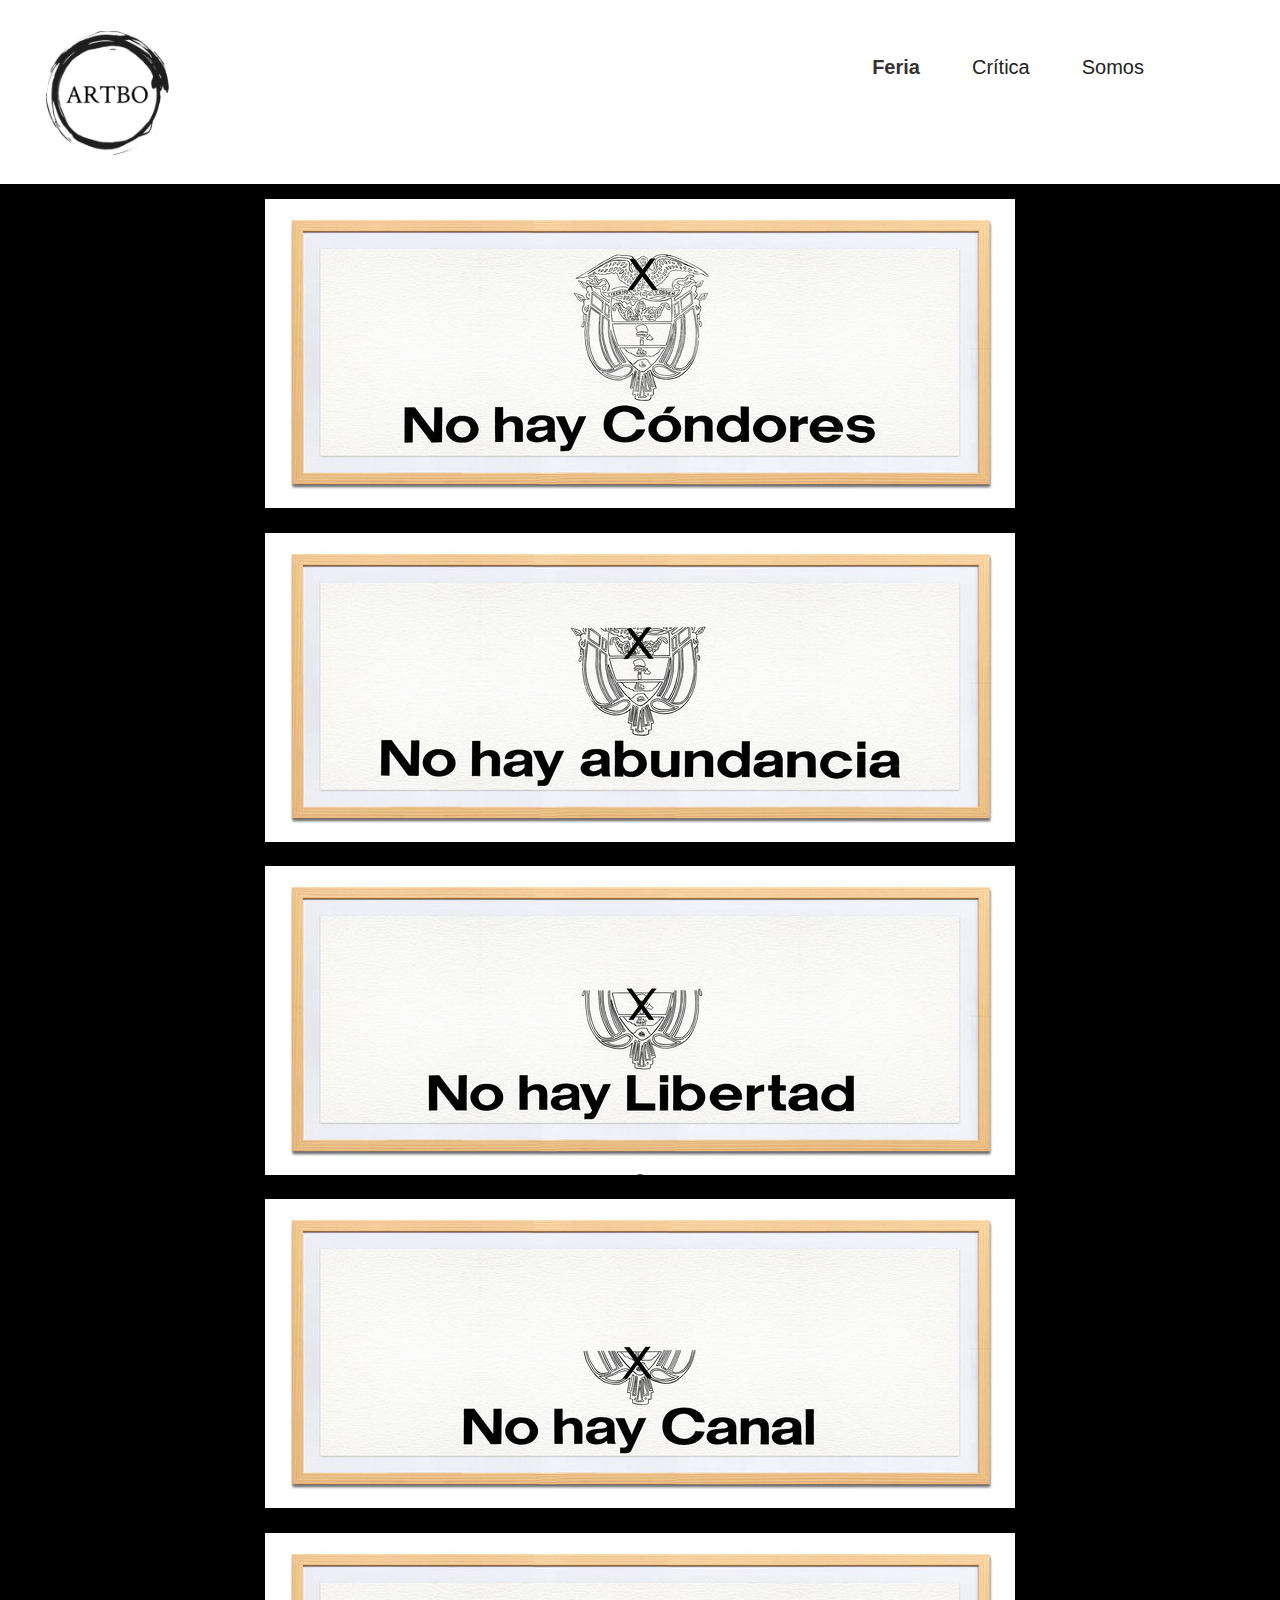
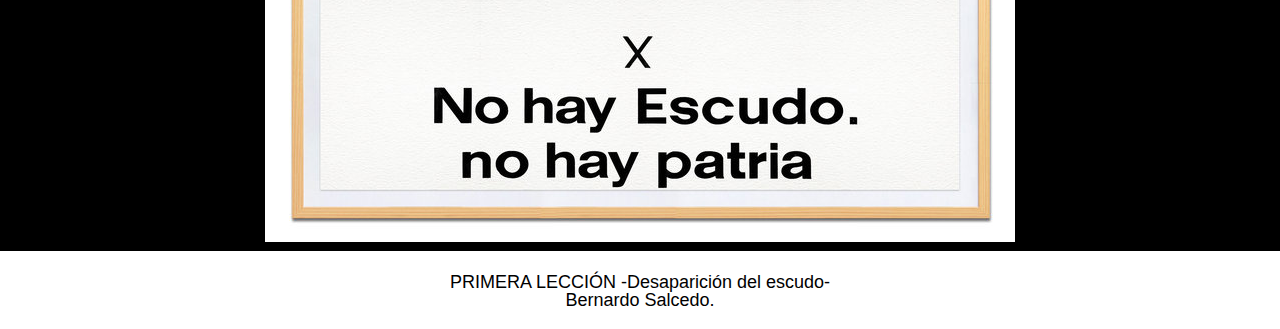
<file: index.html>
<!-- artbo fin de semana
artbo fin de semana 2022
artbo 2022
artbo bogota
artbo corferias
pasaporte corferias
eventos corferias 2022
-->

<!DOCTYPE html>
<html lang="en">

    <head>
        <meta charset="UTF-8">
        <meta http-equiv="X-UA-Compatible" content="IE=edge">
        <meta name="viewport" content="width=device-width, initial-scale=1.0">
        <link href="./css/reset.css" rel="stylesheet" />
        <link href="./css/style.css" rel="stylesheet" />
        <link rel="icon"  type="image/png" href="favicon.png" />

        <title>Artbo 2022</title>

    </head>

    <body>
        <header class="cabecera">
            <img class="logo" src="./img/logo.png" alt="Artbo">
            <nav class="menu">
                <ul class="menu__lista">
                    <li class="menu__item"><a class="menu__link active" href="#">Feria</a></li>
                    <li class="menu__item"><a class="menu__link" href="critica.html">Crítica</a></li>
                    <li class="menu__item somos"><a class="menu__link" href="#">Somos</a></li>
                </ul>
            </nav>
        </header>
        <main>
            <section class="cuerpo">
                <div class="imagenes__container">
                    <img class="imagenes__cuerpo" src="./img/BS_primeraleccion_1.jpg">
                    <img class="imagenes__cuerpo" src="./img/BS_primeraleccion_2_abundancia.jpg">
                    <img class="imagenes__cuerpo" src="./img/BS_primeraleccion_3_libertad.jpg">
                    <img class="imagenes__cuerpo" src="./img/BS_primeraleccion_4_canal.jpg">
                    <img class="imagenes__cuerpo" src="./img/BS_primeraleccion_5_escudo.jpg">
                </div>
                <h2 class="artista__colombiano">PRIMERA LECCIÓN -Desaparición del escudo- <br> Bernardo Salcedo.</h2>
            </section>
        </main>
        <footer class="pie__de__pagina">
            -
        </footer>
        <script src="./js/web.js"></script>
    </body>

</html>
</file>
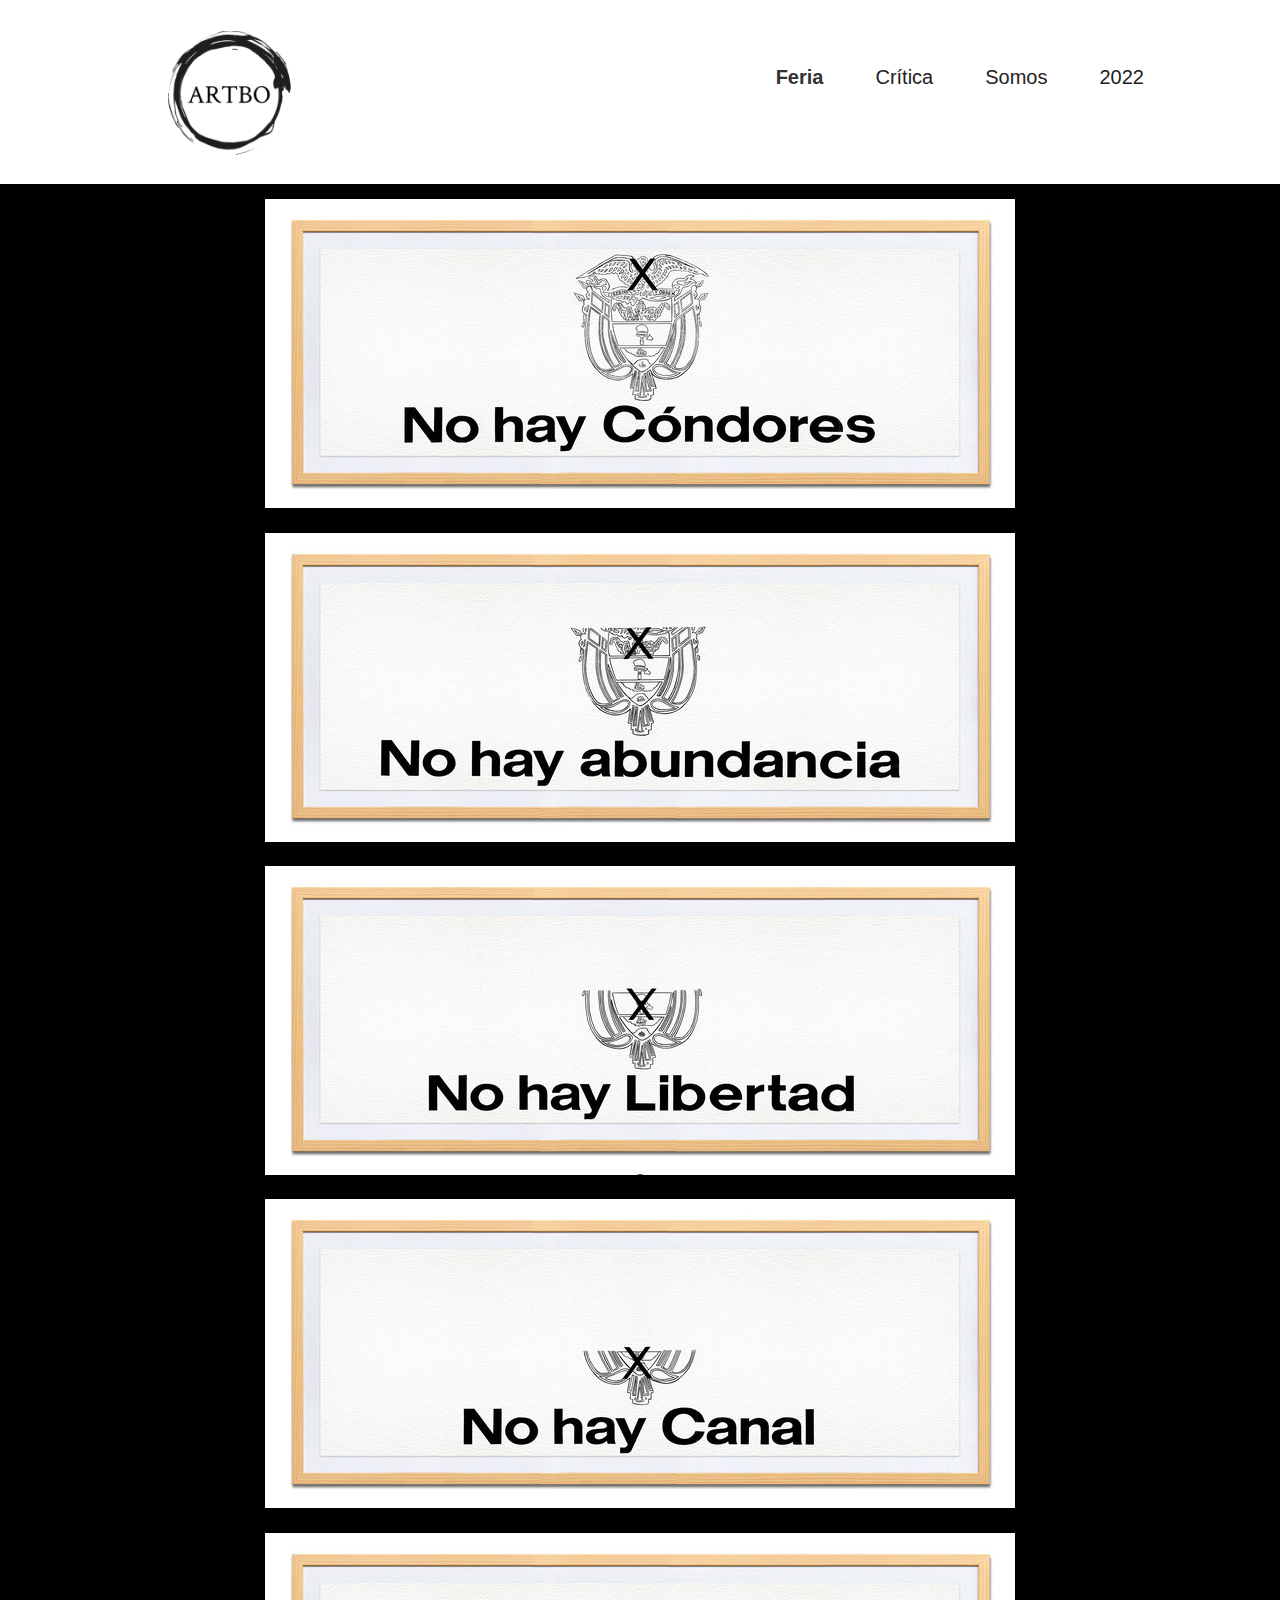
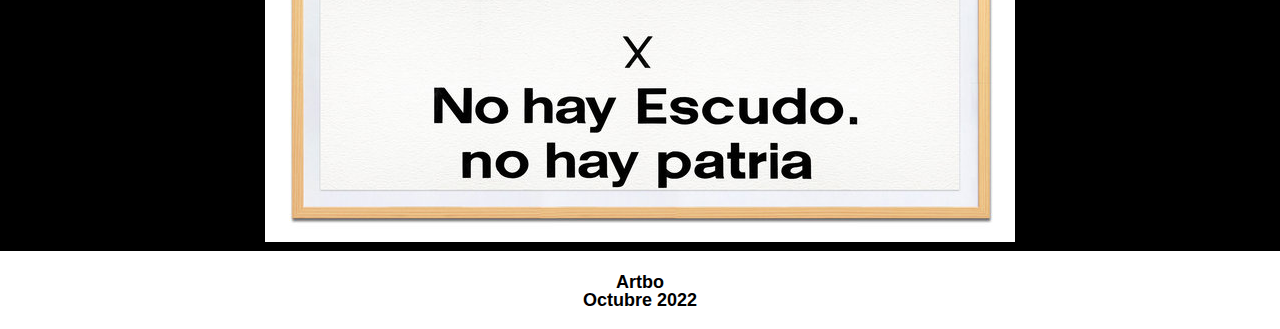
<file: public/index.html>
<!-- artbo fin de semana
artbo fin de semana 2022
artbo 2022
artbo bogota
artbo corferias
pasaporte corferias
eventos corferias 2022
Bogotá, octubre de 2022. ARTBO 
Feria Internacional de Arte de Bogotá celebrará su regreso del 27 al 30 
de octubre de 2022 en Corferias, con la participación de 51 galerías 
nacionales e internacionales —provenientes de Brasil, España, Argentina, 
Bélgica y Chile—, curadores destacados y artistas de 15 ciudades del mundo.-->

<!DOCTYPE html>
<html lang="en">

<head>
    <meta charset="UTF-8">
    <meta http-equiv="X-UA-Compatible" content="IE=edge">
    <meta name="viewport" content="width=device-width, initial-scale=1.0">
    <link href="./css/reset.css" rel="stylesheet" />
    <link href="./css/style.css" rel="stylesheet" />
    <link rel="icon" type="image/png" href="favicon.png" />

    <title>Artbo 2022</title>

</head>
 <!-- Google tag (gtag.js) -->
 <script async src="https://www.googletagmanager.com/gtag/js?id=G-V1WEH8DWGQ"></script>
 <script>
     window.dataLayer = window.dataLayer || [];
     function gtag() { dataLayer.push(arguments); }
     gtag('js', new Date());

     gtag('config', 'G-V1WEH8DWGQ');
 </script>
<body>
    <header class="cabecera">
        <img class="logo" src="./img/logo.png" alt="Artbo">
        <nav class="menu">
            <ul class="menu__lista">
                <li class="menu__item"><a class="menu__link active" href="index.html">Feria</a></li>
                <li class="menu__item"><a class="menu__link" href="critica.html">Crítica</a></li>
                <li class="menu__item somos"><a class="menu__link" href="somos.html">Somos</a></li>
                <li class="menu__item somos"><a class="menu__link" href="presente.html">2022</a></li>
            </ul>
        </nav>
    </header>
    <main>
        <section class="cuerpo">
            <div class="imagenes__container">
                <img class="imagenes__cuerpo" src="./img/BS_primeraleccion_1.jpg"
                    alt="Feria Artbo 2022 Bogotá Colombia. Bernnardo Salcedo artista ">
                <img class="imagenes__cuerpo" src="./img/BS_primeraleccion_2_abundancia.jpg"
                    alt="Feria Artbo 2022 Bogotá Colombia. Bernnardo Salcedo artista ">
                <img class="imagenes__cuerpo" src="./img/BS_primeraleccion_3_libertad.jpg"
                    alt="Feria Artbo 2022 Bogotá Colombia. Bernnardo Salcedo artista ">
                <img class="imagenes__cuerpo" src="./img/BS_primeraleccion_4_canal.jpg"
                    alt="Feria Artbo 2022 Bogotá Colombia. Bernnardo Salcedo artista ">
                <img class="imagenes__cuerpo" src="./img/BS_primeraleccion_5_escudo.jpg"
                    alt="Feria Artbo 2022 Bogotá Colombia. Bernnardo Salcedo artista ">
            </div>
            <h2 class="artista__colombiano">Artbo <br> Octubre 2022</h2>
        </section>
    </main>

    <footer class="pie__de__pagina">
        -
    </footer>
    <!--<script src="./js/web.js"></script>-->
</body>

<!--En esta sección participan cuatro artistas colombianos (Antonio Caro, Francisca Jiménez, Jaime Ávila y Nicolás Cadavid) y cuatro artistas internacionales, provenientes de Venezuela, México, Países Bajos y Angola. Las galerías que participan en esta sección son Casas Riegner, de Bogotá; Annet Gelink, de Ámsterdam; Instituto de Visión, de Bogotá y Nueva York (EE. UU); Espacio El Dorado, de Bogotá; Galería Fonti, de Nápoles, Italia; Nueveochenta, de Bogotá; ABRA, de Caracas, y RINCÓN, de Bogotá.-->

</html>
</file>
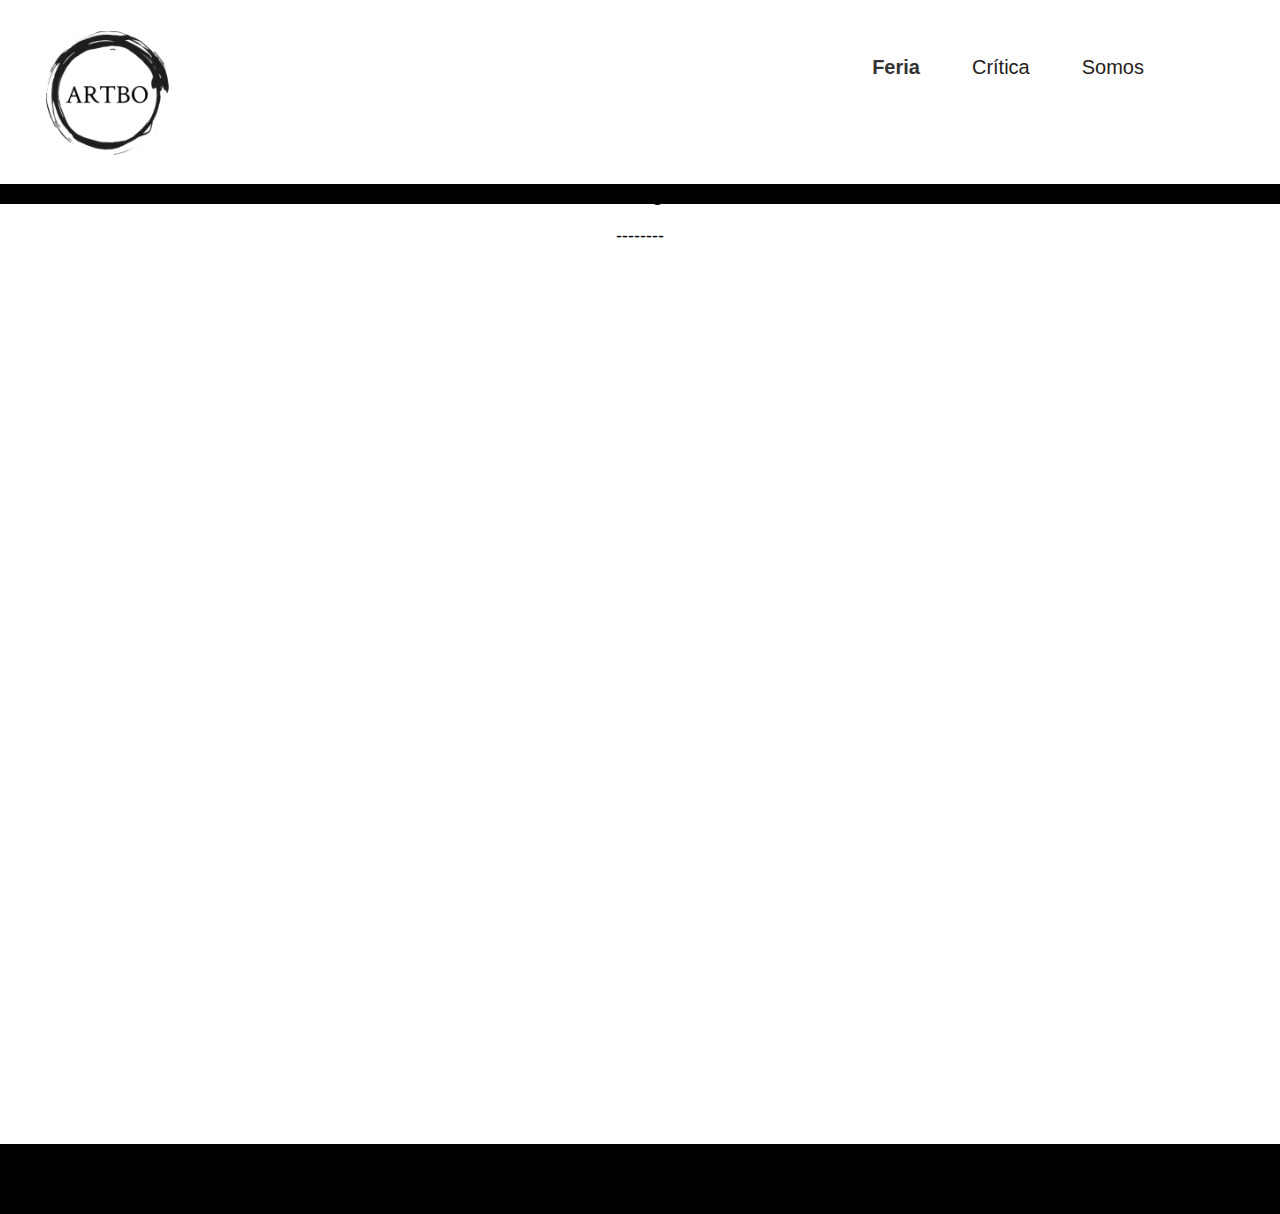
<file: critica.html>
<!-- artbo fin de semana
artbo fin de semana 2022
artbo 2022
artbo bogota
artbo corferias
pasaporte corferias
eventos corferias 2022
-->

<!DOCTYPE html>
<hsrc lang="en">

    <head>
        <meta charset="UTF-8">
        <meta http-equiv="X-UA-Compatible" content="IE=edge">
        <meta name="viewport" content="width=device-width, initial-scale=1.0">
        <link href="./css/reset.css" rel="stylesheet" />
        <link href="./css/style.css" rel="stylesheet" />
        <link rel="icon"  type="image/png" href="favicon.png" />

        <title>Artbo 2022</title>

    </head>

    <body>
        <header class="cabecera">
            <img class="logo" src="./img/logo.png" alt="Artbo">
            <nav class="menu">
                <ul class="menu__lista">
                    <li class="menu__item"><a class="menu__link active" href="index.html">Feria</a></li>
                    <li class="menu__item"><a class="menu__link" href="critica.html">Crítica</a></li>
                    <li class="menu__item somos"><a class="menu__link" href="#">Somos</a></li>
                </ul>
            </nav>
        </header>
        <main>
            <section class="cuerpo">
                <div class="imagenes__container">
                    <h1>Hola mi gente</h1>
               
                </div>
                <h2 class="artista__colombiano">--------</h2>
            </section>
        </main>
        <footer class="pie__de__pagina">
            -
        </footer>
    </body>

</hsrc
</file>
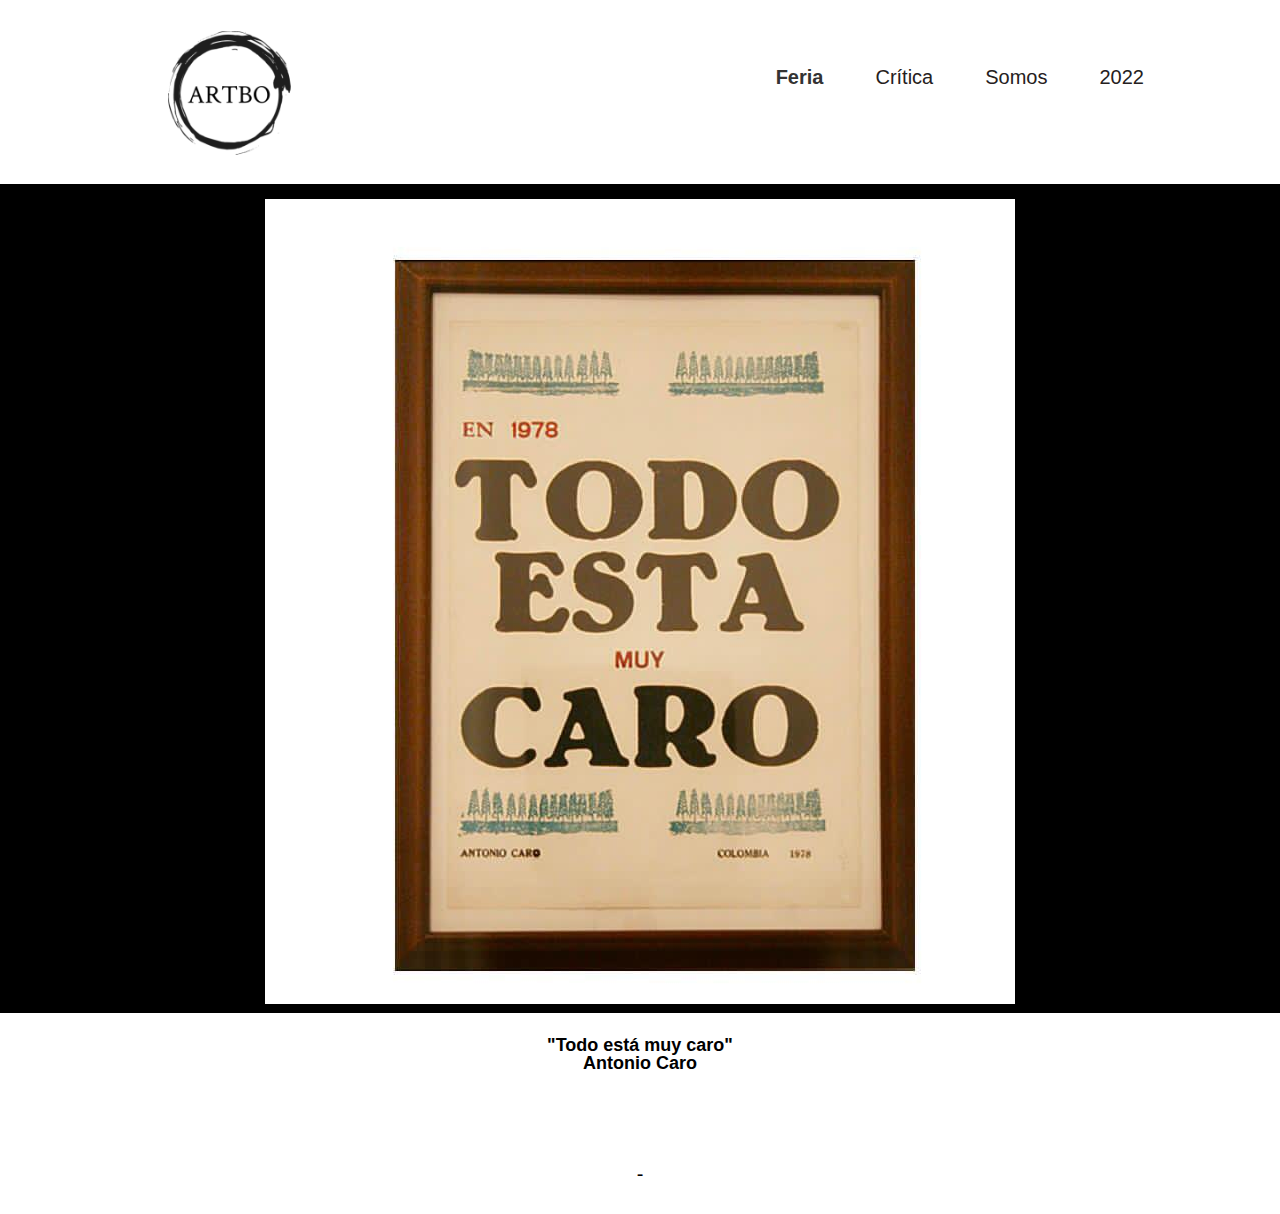
<file: public/critica.html>
<!-- artbo fin de semana
artbo fin de semana 2022
artbo 2022
artbo bogota
artbo corferias
pasaporte corferias
eventos corferias 2022
Bogotá, octubre de 2022. ARTBO 
Feria Internacional de Arte de Bogotá celebrará su regreso del 27 al 30 
de octubre de 2022 en Corferias, con la participación de 51 galerías 
nacionales e internacionales —provenientes de Brasil, España, Argentina, 
Bélgica y Chile—, curadores destacados y artistas de 15 ciudades del mundo.-->

<!DOCTYPE html>
<html lang="en">

<head>
    <meta charset="UTF-8">
    <meta http-equiv="X-UA-Compatible" content="IE=edge">
    <meta name="viewport" content="width=device-width, initial-scale=1.0">
    <link href="./css/reset.css" rel="stylesheet" />
    <link href="./css/style.css" rel="stylesheet" />
    <link rel="icon" type="image/png" href="favicon.png" />

    <title>Crítica Artbo 2022</title>

</head>
 <!-- Google tag (gtag.js) -->
 <script async src="https://www.googletagmanager.com/gtag/js?id=G-V1WEH8DWGQ"></script>
 <script>
     window.dataLayer = window.dataLayer || [];
     function gtag() { dataLayer.push(arguments); }
     gtag('js', new Date());

     gtag('config', 'G-V1WEH8DWGQ');
 </script>
<body>
    <header class="cabecera">
        <img class="logo" src="./img/logo.png" alt="Artbo">
        <nav class="menu">
            <ul class="menu__lista">
                <li class="menu__item"><a class="menu__link active" href="index.html">Feria</a></li>
                <li class="menu__item"><a class="menu__link" href="critica.html">Crítica</a></li>
                <li class="menu__item somos"><a class="menu__link" href="somos.html">Somos</a></li>
                <li class="menu__item somos"><a class="menu__link" href="presente.html">2022</a></li>
            </ul>
        </nav>
    </header>
    <main>
        <section class="cuerpo">
            <div class="imagenes__container">
                <img class="imagenes__cuerpo" src="./img/antoniocaro.jpg" alt="Feria Artbo 2022 Bogotá Colombia. Antonio Caro Artista">

            </div>
            <h2 class="artista__colombiano">"Todo está muy caro" <br> Antonio Caro</h2>
        </section>
    </main>
    <footer class="pie__de__pagina">
        -
    </footer>
</body>

</html>
</file>
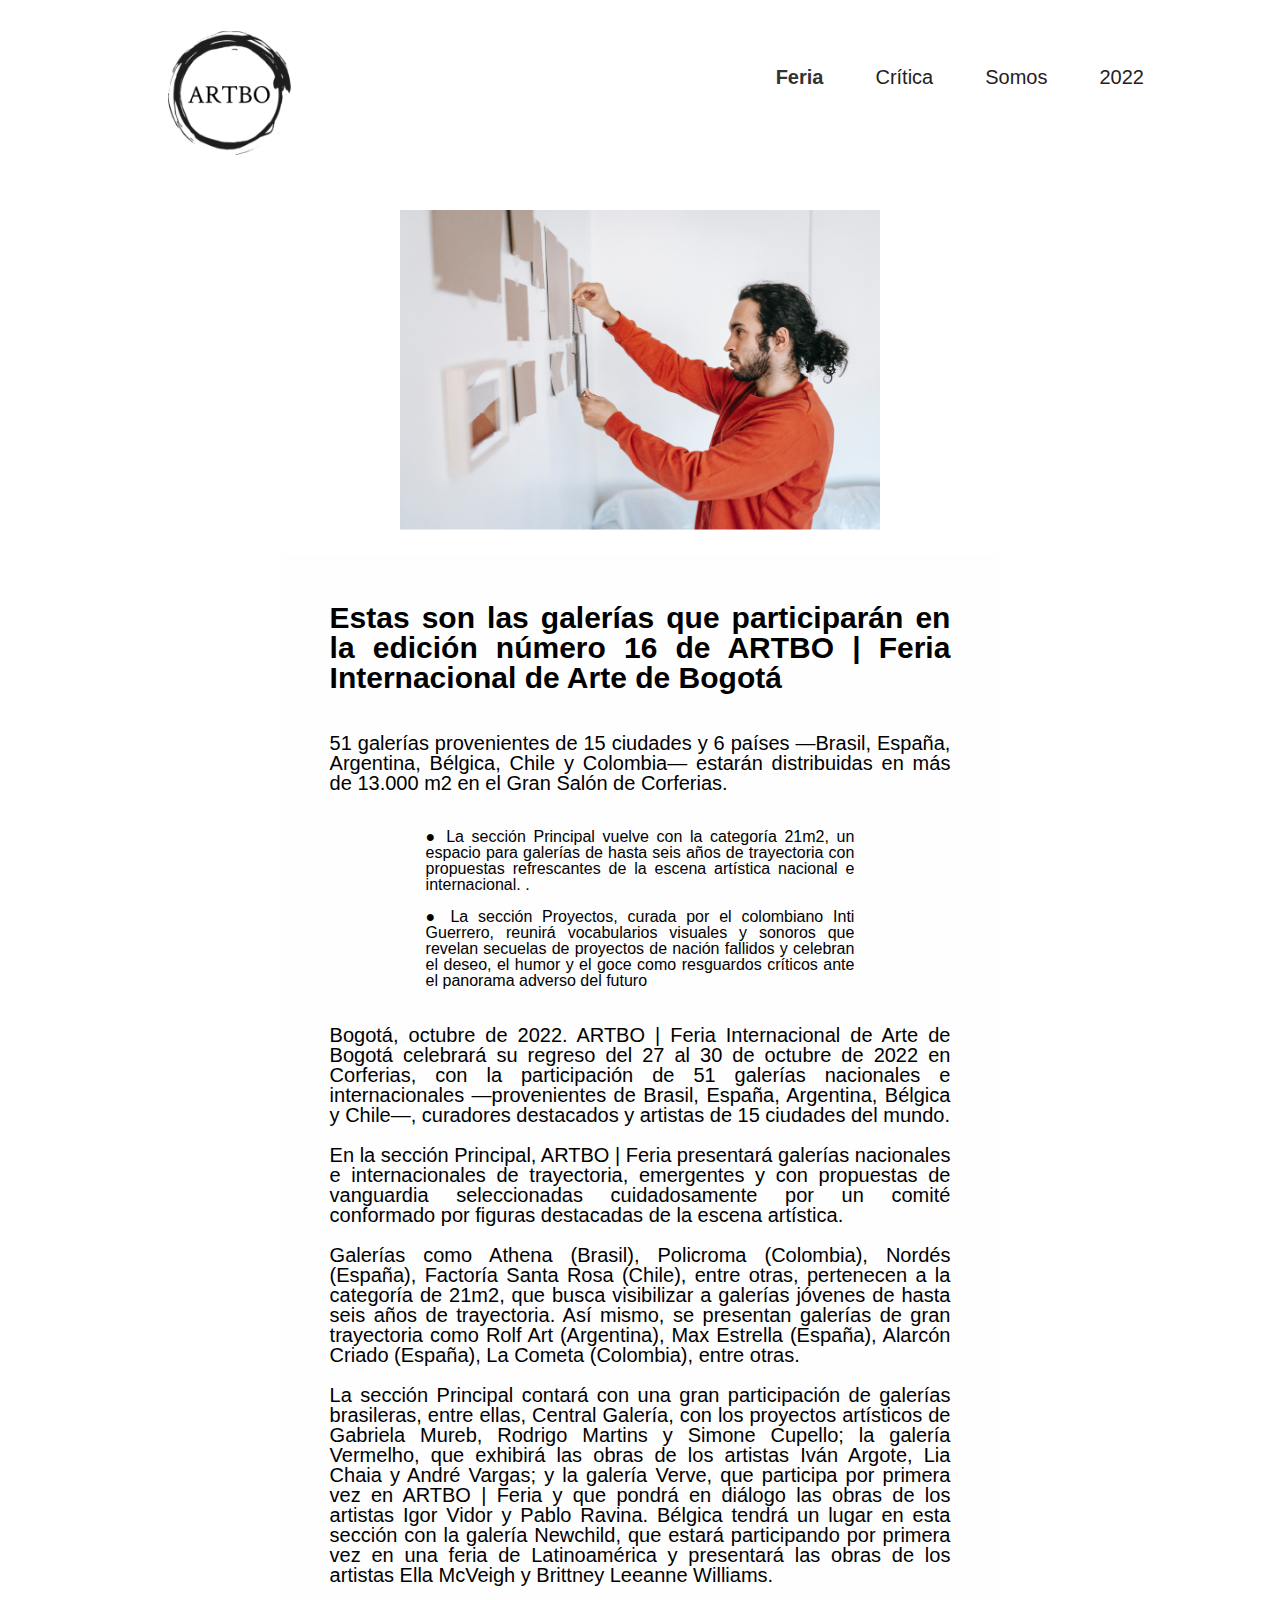
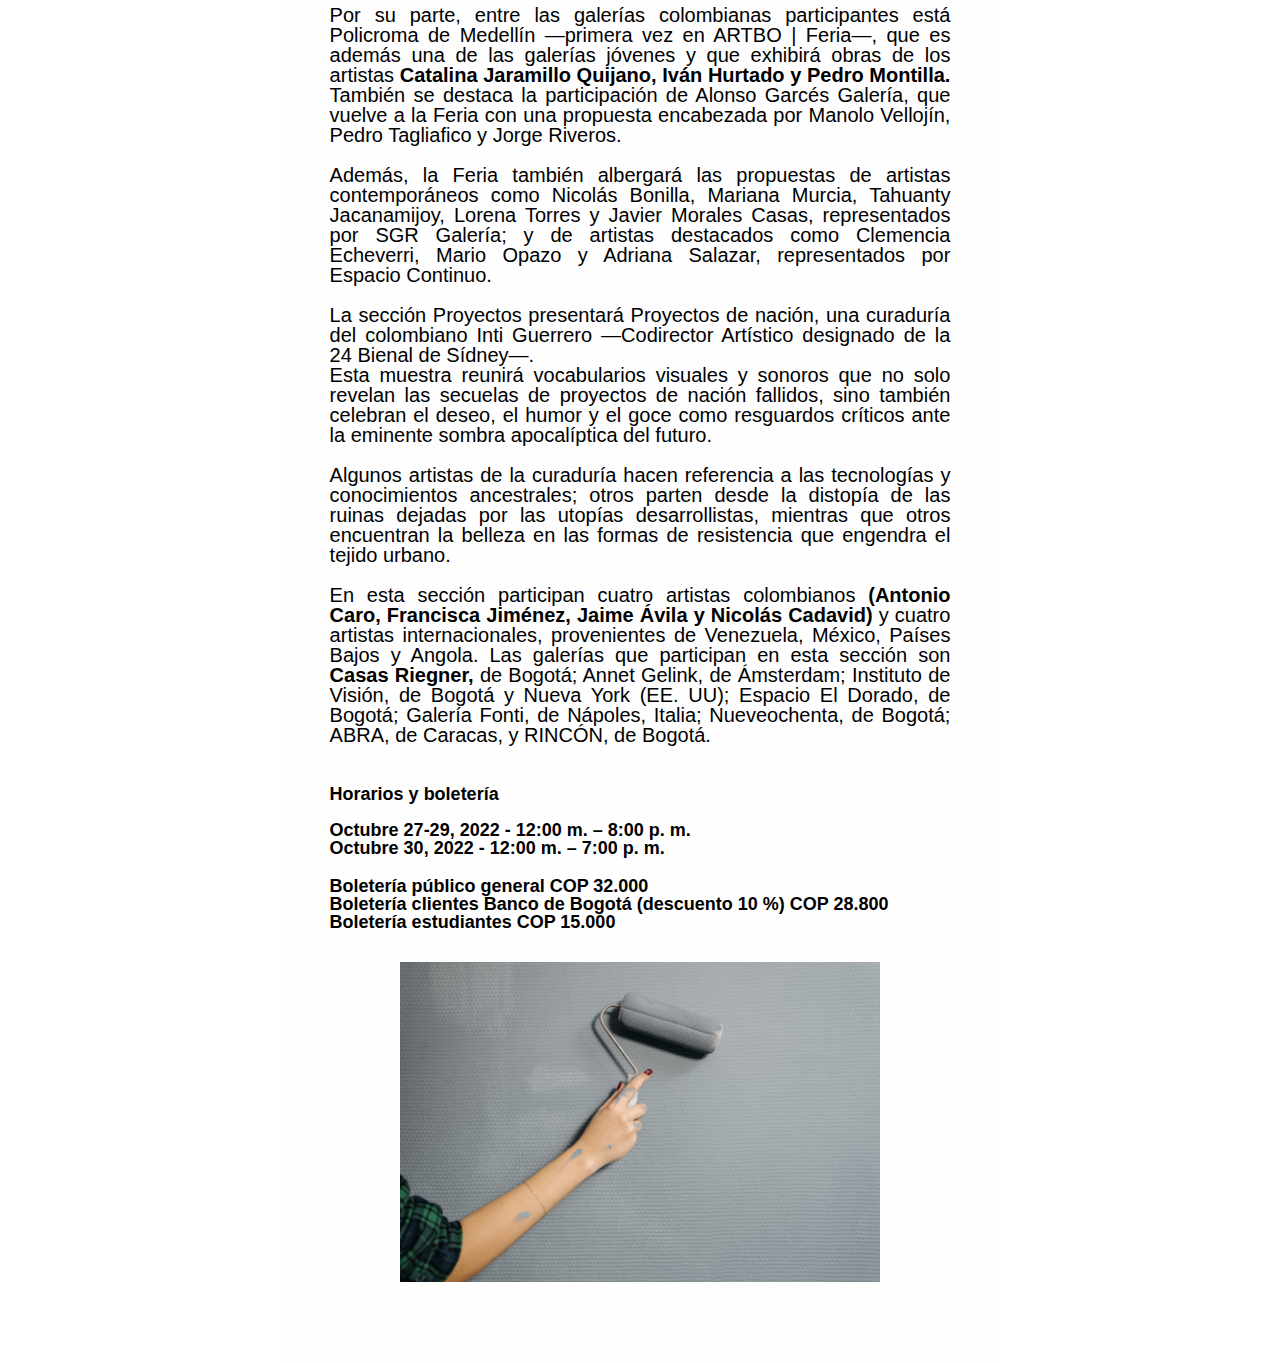
<file: public/presente.html>
<!-- artbo fin de semana
artbo fin de semana 2022
artbo 2022
artbo bogota
artbo corferias
pasaporte corferias
eventos corferias 2022
Bogotá, octubre de 2022. ARTBO 
Feria Internacional de Arte de Bogotá celebrará su regreso del 27 al 30 
de octubre de 2022 en Corferias, con la participación de 51 galerías 
nacionales e internacionales —provenientes de Brasil, España, Argentina, 
Bélgica y Chile—, curadores destacados y artistas de 15 ciudades del mundo.-->

<!DOCTYPE html>
<html lang="en">

<head>
    <meta charset="UTF-8">
    <meta http-equiv="X-UA-Compatible" content="IE=edge">
    <meta name="viewport" content="width=device-width, initial-scale=1.0">
    <link href="./css/reset.css" rel="stylesheet" />
    <link href="./css/style.css" rel="stylesheet" />
    <link href="./css/texto.css" rel="stylesheet" />
    <link rel="icon" type="image/png" href="favicon.png" />

    <title>Artbo Octube 2022</title>

</head>
 <!-- Google tag (gtag.js) -->
 <script async src="https://www.googletagmanager.com/gtag/js?id=G-V1WEH8DWGQ"></script>
 <script>
     window.dataLayer = window.dataLayer || [];
     function gtag() { dataLayer.push(arguments); }
     gtag('js', new Date());

     gtag('config', 'G-V1WEH8DWGQ');
 </script>
<body class="cuerpo__feria">
    <header class="cabecera">
        <img class="logo" src="./img/logo.png" alt="Artbo">
        <nav class="menu">
            <ul class="menu__lista">
                <li class="menu__item"><a class="menu__link active" href="index.html">Feria</a></li>
                <li class="menu__item"><a class="menu__link" href="critica.html">Crítica</a></li>
                <li class="menu__item somos"><a class="menu__link" href="somos.html">Somos</a></li>
                <li class="menu__item somos"><a class="menu__link" href="presente.html">2022</a></li>
            </ul>
        </nav>
    </header>
    <main>
        <img class="imagen__feria" src="./img/feriaArtbo2022.png"
            alt="Feria Artbo 2022. Foto de Blue Bird: https://www.pexels.com/es-es/foto/hombre-mujer-pared-habitacion-7218099/ ">

        <section class="texto__cuerpo">
            <div class="texto__container">
                <main>
                    <section>

                        <p>
                        <h2 class="texto__titulo">Estas son las galerías que participarán en la edición número 16 de
                            ARTBO | Feria
                            Internacional de Arte
                            de Bogotá
                        </h2>
                        </p>
                        <br>
                        <br>
                        <p>
                            51 galerías provenientes de 15 ciudades y 6 países —Brasil, España, Argentina, Bélgica,
                            Chile y
                            Colombia— estarán distribuidas en más de 13.000 m2 en el Gran Salón de Corferias.
                        </p>
                        <br>
                        <ul class="texto__info">
                            <li class="texto__parrafo"> ● La sección Principal vuelve con la categoría 21m2, un espacio
                                para galerías de hasta
                                seis
                                años
                                de
                                trayectoria con propuestas refrescantes de la escena artística nacional e internacional.
                                .</li>
                            <li class="texto__parrafo"> ● La sección Proyectos, curada por el colombiano Inti Guerrero,
                                reunirá vocabularios
                                visuales y
                                sonoros
                                que revelan secuelas de proyectos de nación fallidos y celebran el deseo, el humor y el
                                goce
                                como
                                resguardos críticos ante el panorama adverso del futuro</li>
                        </ul>
                        <br>
                        <p> Bogotá, octubre de 2022. ARTBO | Feria Internacional de Arte de Bogotá celebrará su
                            regreso
                            del
                            27 al 30
                            de octubre de 2022 en Corferias, con la participación de 51 galerías nacionales e
                            internacionales
                            —provenientes de Brasil, España, Argentina, Bélgica y Chile—, curadores destacados y
                            artistas de
                            15
                            ciudades del mundo.</p>
                        <br>
                        <p> En la sección Principal, ARTBO | Feria presentará galerías nacionales e internacionales
                            de
                            trayectoria,
                            emergentes y con propuestas de vanguardia seleccionadas cuidadosamente por un comité
                            conformado
                            por
                            figuras destacadas de la escena artística.</p>
                        <br>
                        <p> Galerías como Athena (Brasil), Policroma (Colombia), Nordés (España), Factoría Santa
                            Rosa
                            (Chile), entre
                            otras, pertenecen a la categoría de 21m2, que busca visibilizar a galerías jóvenes de
                            hasta
                            seis
                            años de
                            trayectoria. Así mismo, se presentan galerías de gran trayectoria como Rolf Art
                            (Argentina),
                            Max
                            Estrella (España), Alarcón Criado (España), La Cometa (Colombia), entre otras.</p>
                        <br>
                        <p> La sección Principal contará con una gran participación de galerías brasileras, entre
                            ellas,
                            Central
                            Galería, con los proyectos artísticos de Gabriela Mureb, Rodrigo Martins y Simone
                            Cupello;
                            la
                            galería
                            Vermelho, que exhibirá las obras de los artistas Iván Argote, Lia Chaia y André Vargas;
                            y la
                            galería
                            Verve, que participa por primera vez en ARTBO | Feria y que pondrá en diálogo las obras
                            de
                            los
                            artistas
                            Igor Vidor y Pablo Ravina. Bélgica tendrá un lugar en esta sección con la galería
                            Newchild,
                            que
                            estará
                            participando por primera vez en una feria de Latinoamérica y presentará las obras de los
                            artistas Ella
                            McVeigh y Brittney Leeanne Williams.</p>
                        <br>
                        <p> Por su parte, entre las galerías colombianas participantes está Policroma de Medellín
                            —primera
                            vez en
                            ARTBO | Feria—, que es además una de las galerías jóvenes y que exhibirá obras de los
                            artistas
                            <a class="texto__importante">Catalina
                                Jaramillo Quijano, Iván Hurtado y Pedro Montilla.</a> También se destaca la
                            participación de
                            Alonso
                            Garcés
                            Galería, que vuelve a la Feria con una propuesta encabezada por Manolo Vellojín, Pedro
                            Tagliafico y
                            Jorge Riveros.
                        </p>
                        <br>
                        <p> Además, la Feria también albergará las propuestas de artistas contemporáneos como
                            Nicolás
                            Bonilla,
                            Mariana Murcia, Tahuanty Jacanamijoy, Lorena Torres y Javier Morales Casas,
                            representados
                            por
                            SGR
                            Galería; y de artistas destacados como Clemencia Echeverri, Mario Opazo y Adriana
                            Salazar,
                            representados
                            por Espacio Continuo.</p>
                        <br>
                        <p> La sección Proyectos presentará Proyectos de nación, una curaduría del colombiano Inti
                            Guerrero
                            —Codirector Artístico designado de la 24 Bienal de Sídney—. </p>
                        <p>Esta muestra reunirá
                            vocabularios
                            visuales y
                            sonoros que no solo revelan las secuelas de proyectos de nación fallidos, sino también
                            celebran
                            el
                            deseo, el humor y el goce como resguardos críticos ante la eminente sombra apocalíptica
                            del
                            futuro.</p>
                        <br>
                        <p> Algunos artistas de la curaduría hacen referencia a las tecnologías y conocimientos
                            ancestrales;
                            otros
                            parten desde la distopía de las ruinas dejadas por las utopías desarrollistas, mientras
                            que
                            otros
                            encuentran la belleza en las formas de resistencia que engendra el tejido urbano.</p>
                        <br>
                        <p> En esta sección participan cuatro artistas colombianos <a class="texto__importante">(Antonio
                                Caro, Francisca Jiménez,
                                Jaime
                                Ávila y
                                Nicolás Cadavid)</a> y cuatro artistas internacionales, provenientes de Venezuela,
                            México,
                            Países
                            Bajos y
                            Angola. Las galerías que participan en esta sección son <a class="texto__importante">Casas
                                Riegner,</a> de Bogotá; Annet
                            Gelink,
                            de
                            Ámsterdam; Instituto de Visión, de Bogotá y Nueva York (EE. UU); Espacio El Dorado, de
                            Bogotá;
                            Galería
                            Fonti, de Nápoles, Italia; Nueveochenta, de Bogotá; ABRA, de Caracas, y RINCÓN, de
                            Bogotá.
                        </p>
                        <br>
                        <br>

                        <ul class="texto__horario">
                            <li>Horarios y boletería</li><br>
                            <li>Octubre 27-29, 2022 - 12:00 m. – 8:00 p. m.</li>
                            <li>Octubre 30, 2022 - 12:00 m. – 7:00 p. m.</li>
                        </ul </p>
                        <br>
                        <ul class="texto__horario">
                            <li>Boletería público general COP 32.000</li>
                            <li>Boletería clientes Banco de Bogotá (descuento 10 %) COP 28.800</li>
                            <li> Boletería estudiantes COP 15.000</li>
                        </ul>
                        <img class="imagen__feria__pie__pagina" src="./img/feriaArtboBogota2022.png"
                            alt="Feria Artbo 2022. Foto de Pavel Danilyuk: https://www.pexels.com/es-es/foto/mano-pared-pintura-renovacion-6764289/">
                        <br>
                        <!--Aliados
                            ARTBO es posible gracias al apoyo del aliado oficial, Banco de Bogotá; de los aliados institucionales
                            Invest in Bogotá – Procolombia y Ministerio de Cultura; de los patrocinadores Accenture, Agua San
                            Pellegrino, Amor Perfecto, Chevignon, Chivas 18, Club Colombia, Movistar, Loto del Sur, Mubi, Roche
                            Bobois. Como medio aliado es Canal Capital. Los restaurantes que harán parte de la oferta gastronómica
                            serán Bandido Bistró- El enano Bar en la Sala VIP, y en el resto de la Feria Andrés Carne de Res, Café
                            Rico, Creps & Waffles, Home Burguers, Julia, Masa, Renata y Xocolat & More.-->

                    </section>
                </main>
            </div>
    </main>
    <footer class="pie__pagina">

    </footer>
    <!--<script src="./js/web.js"></script>-->


</body>

</html>
</file>
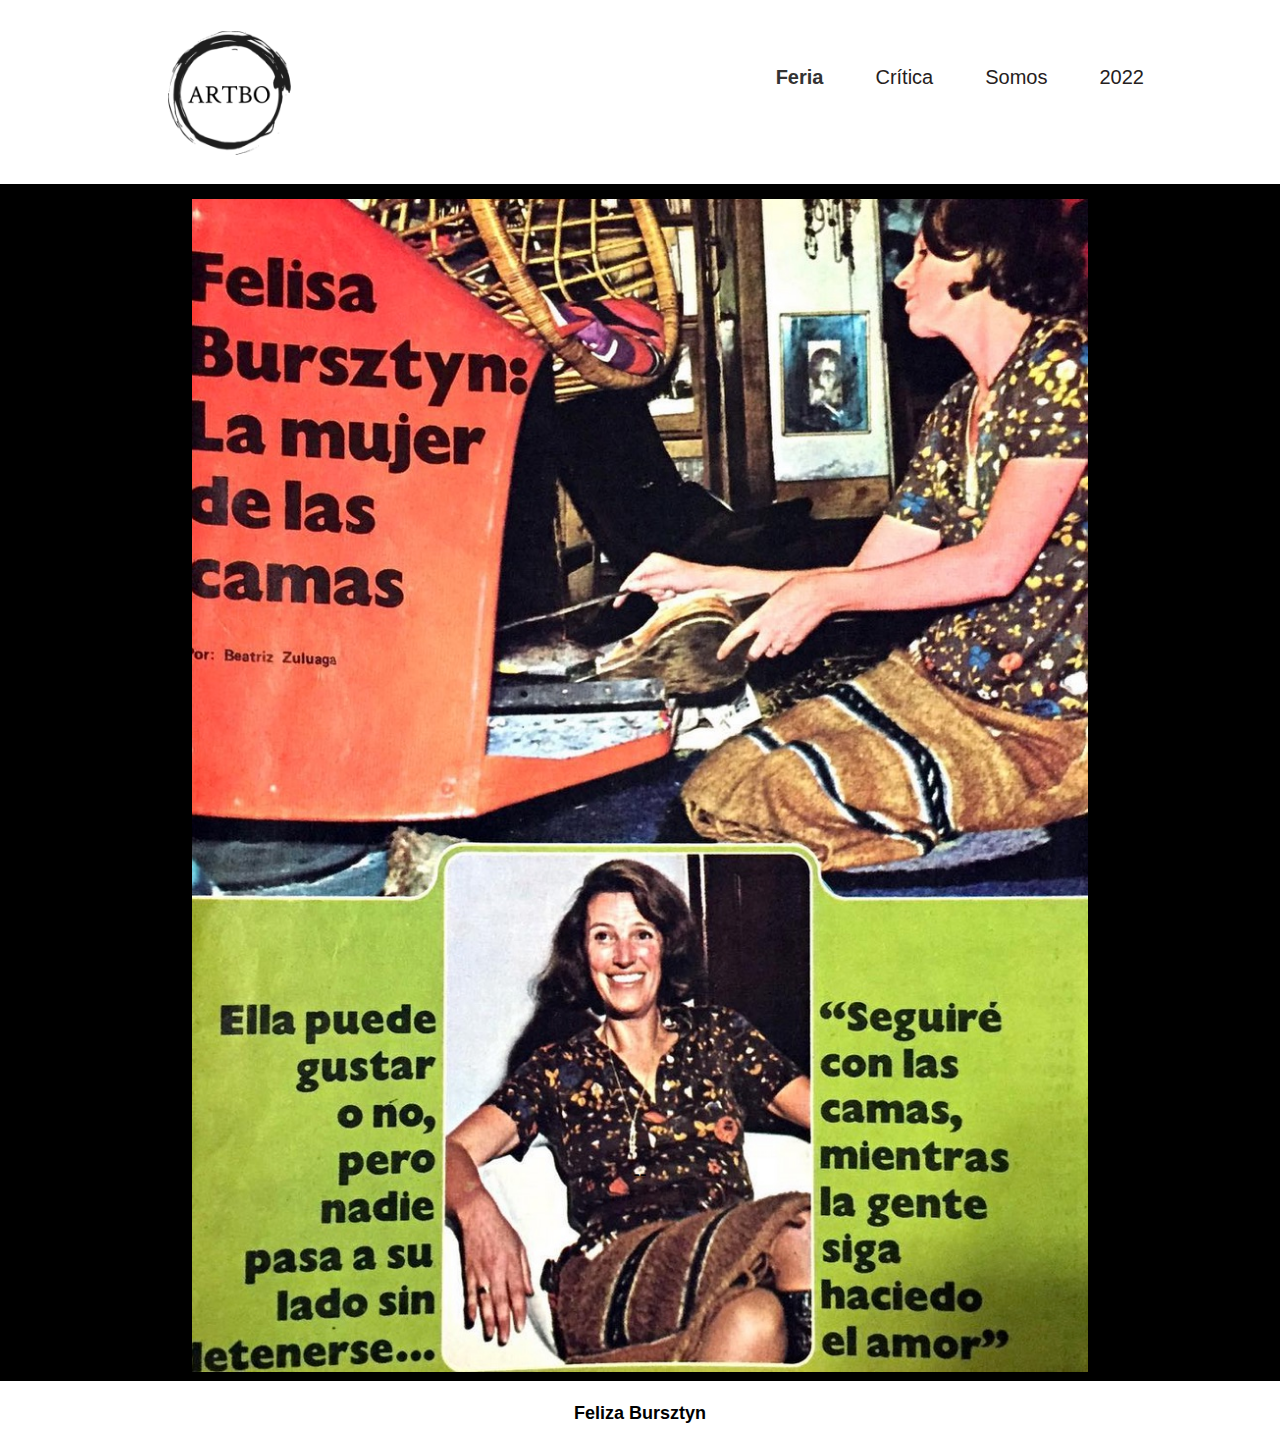
<file: public/somos.html>
<!-- artbo fin de semana
artbo fin de semana 2022
artbo 2022
artbo bogota
artbo corferias
pasaporte corferias
eventos corferias 2022
Bogotá, octubre de 2022. ARTBO 
Feria Internacional de Arte de Bogotá celebrará su regreso del 27 al 30 
de octubre de 2022 en Corferias, con la participación de 51 galerías 
nacionales e internacionales —provenientes de Brasil, España, Argentina, 
Bélgica y Chile—, curadores destacados y artistas de 15 ciudades del mundo.-->

<!DOCTYPE html>
<html lang="en">

<head>
    <meta charset="UTF-8">
    <meta http-equiv="X-UA-Compatible" content="IE=edge">
    <meta name="viewport" content="width=device-width, initial-scale=1.0">
    <link href="./css/reset.css" rel="stylesheet" />
    <link href="./css/style.css" rel="stylesheet" />
    <link rel="icon" type="image/png" href="favicon.png" />

    <title>Somos Artbo 2022</title>

</head>
 <!-- Google tag (gtag.js) -->
 <script async src="https://www.googletagmanager.com/gtag/js?id=G-V1WEH8DWGQ"></script>
 <script>
     window.dataLayer = window.dataLayer || [];
     function gtag() { dataLayer.push(arguments); }
     gtag('js', new Date());

     gtag('config', 'G-V1WEH8DWGQ');
 </script>
<body>
    <header class="cabecera">
        <img class="logo" src="./img/logo.png" alt="Artbo">
        <nav class="menu">
            <ul class="menu__lista">
                <li class="menu__item"><a class="menu__link active" href="index.html">Feria</a></li>
                <li class="menu__item"><a class="menu__link" href="critica.html">Crítica</a></li>
                <li class="menu__item somos"><a class="menu__link" href="somos.html">Somos</a></li>
                <li class="menu__item somos"><a class="menu__link" href="presente.html">2022</a></li>
            </ul>
        </nav>
    </header>
    <main>
        <section class="cuerpo">
            <div class="imagenes__container">
                <img class="imagenes__cuerpo_artista" src="./img/felizabursztyn.png" alt="Feria Artbo 2022 Bogotá Colombia Feliza Bursztyn artista">

            </div>
            <h2 class="artista__colombiana">Feliza Bursztyn</h2>
        </section>
    </main>
    <footer class="pie__de__pagina">
        --
    </footer>
</body>

</html>
</file>
<file: css/style.css>
body {
    font-family: 'Montserrat', sans-serif;
    font-size: 20px;
}

.cabecera {
    display: flex;
    flex-direction: row;
    justify-content: space-between;
    padding-left: 2rem;
    padding-right: 2rem;
}

.logo {
    padding-top: 1.5%;
    padding-bottom: 1.3%;
    width: 150px;
}

.menu {
    padding-top: 1.5%;
    padding-bottom: 1.3%;
}

.menu__lista {
    display: flex;
    justify-content: flex-start;
    color: #444242;
    margin-top: 10%;
    margin-right: 4.25rem;
    text-transform: capitalize;
}

.menu__link.active {
    color: #333333;
    font-weight: bold;
}

.menu__link {
    color: #252020;
    margin-right: 1.25rem;
    text-decoration: none;
    text-transform: capitalize;
    padding-left: 1rem;
    padding-right: 1rem;
}

.menu__link:hover {
    text-decoration: underline;
}

.cuerpo {
    height: 960px;
    
}


.imagenes__container {
    background: hsl(0, 0%, 0%);
    display: flex;
    flex-direction: column;
    align-items: center;
    margin-bottom: 10px;
}

.imagenes__cuerpo { 
    margin-top: 1.2%;
    margin-bottom: 0.7%;
    /*height: auto;*/
}

.artista__colombiano {
    font-size: 18px;
    color: rgb(0, 0, 0);
    text-align: center;
    padding-top: 1%;
    padding-bottom: 1.5%;
}

.pie__de__pagina {
    background: #000000;
    height: 30px;
    text-align: center;
    padding: 20px;
}

@media screen and (max-width: 768px) {
    .logo {
        display: flex;
        flex-direction: center;
        width: 90px;
    }

    .menu {
        flex-direction: row;
    }

    .menu__lista {
        margin-left: 11%;
        font-size: 18px;
        flex-direction: row;
        align-items: space-between;
        padding-bottom: 5%;
    }
    .cuerpo {
        height: 100%;
    }

    .cabecera {
        display: flex;
        flex-direction: column;
        align-items: center;
        
    }
    .imagenes__cuerpo {
        width: 65%;
        margin-bottom: 20px;
        /*height: auto;*/
    }
}

/*@media screen and (min-width: 768px) {
    .cabecera {
        justify-content: space-between;
        padding: 0 5rem;
    }
    .menu {
        font-size: 18px;
        justify-content: space-between;
    }
}*/
</file>
<file: public/css/style.css>
body {
    font-family: 'Montserrat', sans-serif;
    font-size: 20px;
}

.cabecera {
    display: flex;
    flex-direction: row;
    justify-content: space-between;
    padding-left: 2rem;
    padding-right: 2rem;
}

.logo {
    padding-top: 1.5%;
    padding-bottom: 1.3%;
    margin-left: 10%;
    width: 150px;

}

.menu {
    padding-top: 1.5%;
    padding-bottom: 1.3%;
}



.menu__lista {
    display: flex;
    justify-content: flex-start;
    color: #444242;
    margin-top: 10%;
    margin-right: 4.25rem;
    text-transform: capitalize;
}

.menu__link.active {
    color: #333333;
    font-weight: bold;
}

.menu__link {
    color: #252020;
    margin-right: 1.25rem;
    text-decoration: none;
    text-transform: capitalize;
    padding-left: 1rem;
    padding-right: 1rem;
}

.menu__link:hover {
    text-decoration: underline;
}

.cuerpo {
    height: 960px;

}



.imagenes__container {
    background: hsl(0, 0%, 0%);
    display: flex;
    flex-direction: column;
    align-items: center;
    margin-bottom: 10px;
}

.imagenes__cuerpo {
    margin-top: 1.2%;
    margin-bottom: 0.7%;
    /*height: auto;*/
}

.imagenes__cuerpo_artista {
    margin-top: 1.2%;
    margin-bottom: 0.7%;
    width: 70%;
    /*height: auto;*/
}


.artista__colombiano {
    font-size: 18px;
    color: rgb(0, 0, 0);
    text-align: center;
    padding-top: 1%;
    padding-bottom: 1.5%;
    font-weight: bold
}

.artista__colombiana {
    font-size: 18px;
    color: rgb(0, 0, 0);
    text-align: center;
    padding-top: 1%;
    padding-bottom: 1.5%;
    font-weight: bold
}


.pie__de__pagina {
    background: #ffffff00;
    height: 30px;
    text-align: center;
    padding: 20px;
}

.error {
    display: flex;
    flex-direction: column;
    text-align: center;
    font-size: 40px;
}

@media screen and (max-width: 768px) {
    .logo {
        display: flex;
        justify-content: center;
        margin-left: 0%;
        width: 90px;
    }

    .menu {
        flex-direction: row;
    }

    .menu__item {
        display: flex;
        flex-direction: row;
        align-items: space-around;
    }

    .menu__lista {
        margin-left: 11%;
        font-size: 18px;
        flex-direction: row;
        align-items: space-between;
        padding-bottom: 5%;
    }

    .cuerpo {
        height: 100%;
    }

    .cabecera {
        display: flex;
        flex-direction: column;
        align-items: center;

    }

    .imagenes__cuerpo {
        width: 65%;
        margin-bottom: 20px;
        /*height: auto;*/
    }

    .error {
        display: flex;
        flex-direction: column;
        text-align: center;
        font-size: 40px;
    }
}



/*@media screen and (min-width: 768px) {
    .cabecera {
        justify-content: space-between;
        padding: 0 5rem;
    }
    .menu {
        font-size: 18px;
        justify-content: space-between;
    }
}*/
</file>
<file: public/css/texto.css>
/*Texto para feria Artbo Colombia Bogota 2022*/

.cuerpo__feria {
    display: flex;
    flex-direction: column;
}

.imagen__feria {
    padding-top: 2%;
    padding-bottom: 2%;
    display: flex;
    flex-direction: column;
    text-align: justify;
    width: auto;
    height: 20rem;
    border-radius: 5px;
    margin: 0 auto;
}

.texto__cuerpo {
    height: 960px;
    display: flex;
    flex-direction: column;
    text-align: justify;
    margin-left: 22%;
    margin-right: 22%;
}

.texto__info {
    font-size: 16px;
}

.texto__parrafo {
    margin: 1rem 6rem 1rem 6rem;
}

.texto__container {
    padding: 3rem;
    background: #fefefe;
    width: auto;
    margin: 0 auto;
}

.texto__titulo {
    font-size: 30px;
    font-weight: bold;
    text-align: content;

}

.texto__importante {
    font-weight: bold;
}

.texto__horario {
    font-weight: bold;
    font-size: 18px;
}

.pie__pagina {
    background: black;
    position: absolute;
    bottom: 0;
    height: 40px;

}

.imagen__feria__pie__pagina {
    padding-top: 5%;
    padding-bottom: 2%;
    display: flex;
    flex-direction: column;
    text-align: justify;
    width: auto;
    height: 20rem;
    margin: 0 auto;
}



@media screen and (max-width:769px) {
    .texto__cuerpo {
        display: flex;
        flex-direction: column;
        position: absolute;
        margin-left: 6%;
        margin-right: 6%;
    }


    .texto__titulo {
        font-size: 20px;
    }

    .texto__parrafo {
        margin: 0.1rem 1.5rem 1rem 1.5rem;
    }

    .texto__container {
        padding: 2rem;
        background: #fefefe;
        width: auto;
        margin: 0 auto;
    }

    .texto__horario {
        display: flex;
        flex-direction: column;
        font-weight: bold;
        font-size: 16px;
    }

    .imagen__feria {
        padding-top: 1%;
        padding-bottom: 1%;
        display: flex;
        flex-direction: column;
        text-align: justify;
        width: auto;
        height: 12rem;
        border-radius: 5px;
        margin: 0 auto;
    }

    .imagen__feria__pie__pagina {
        padding-top: 10%;
        display: flex;
        flex-direction: column;
        width: 14rem;
        height: auto;
        justify-content: flex-end;
    }
}
</file>
